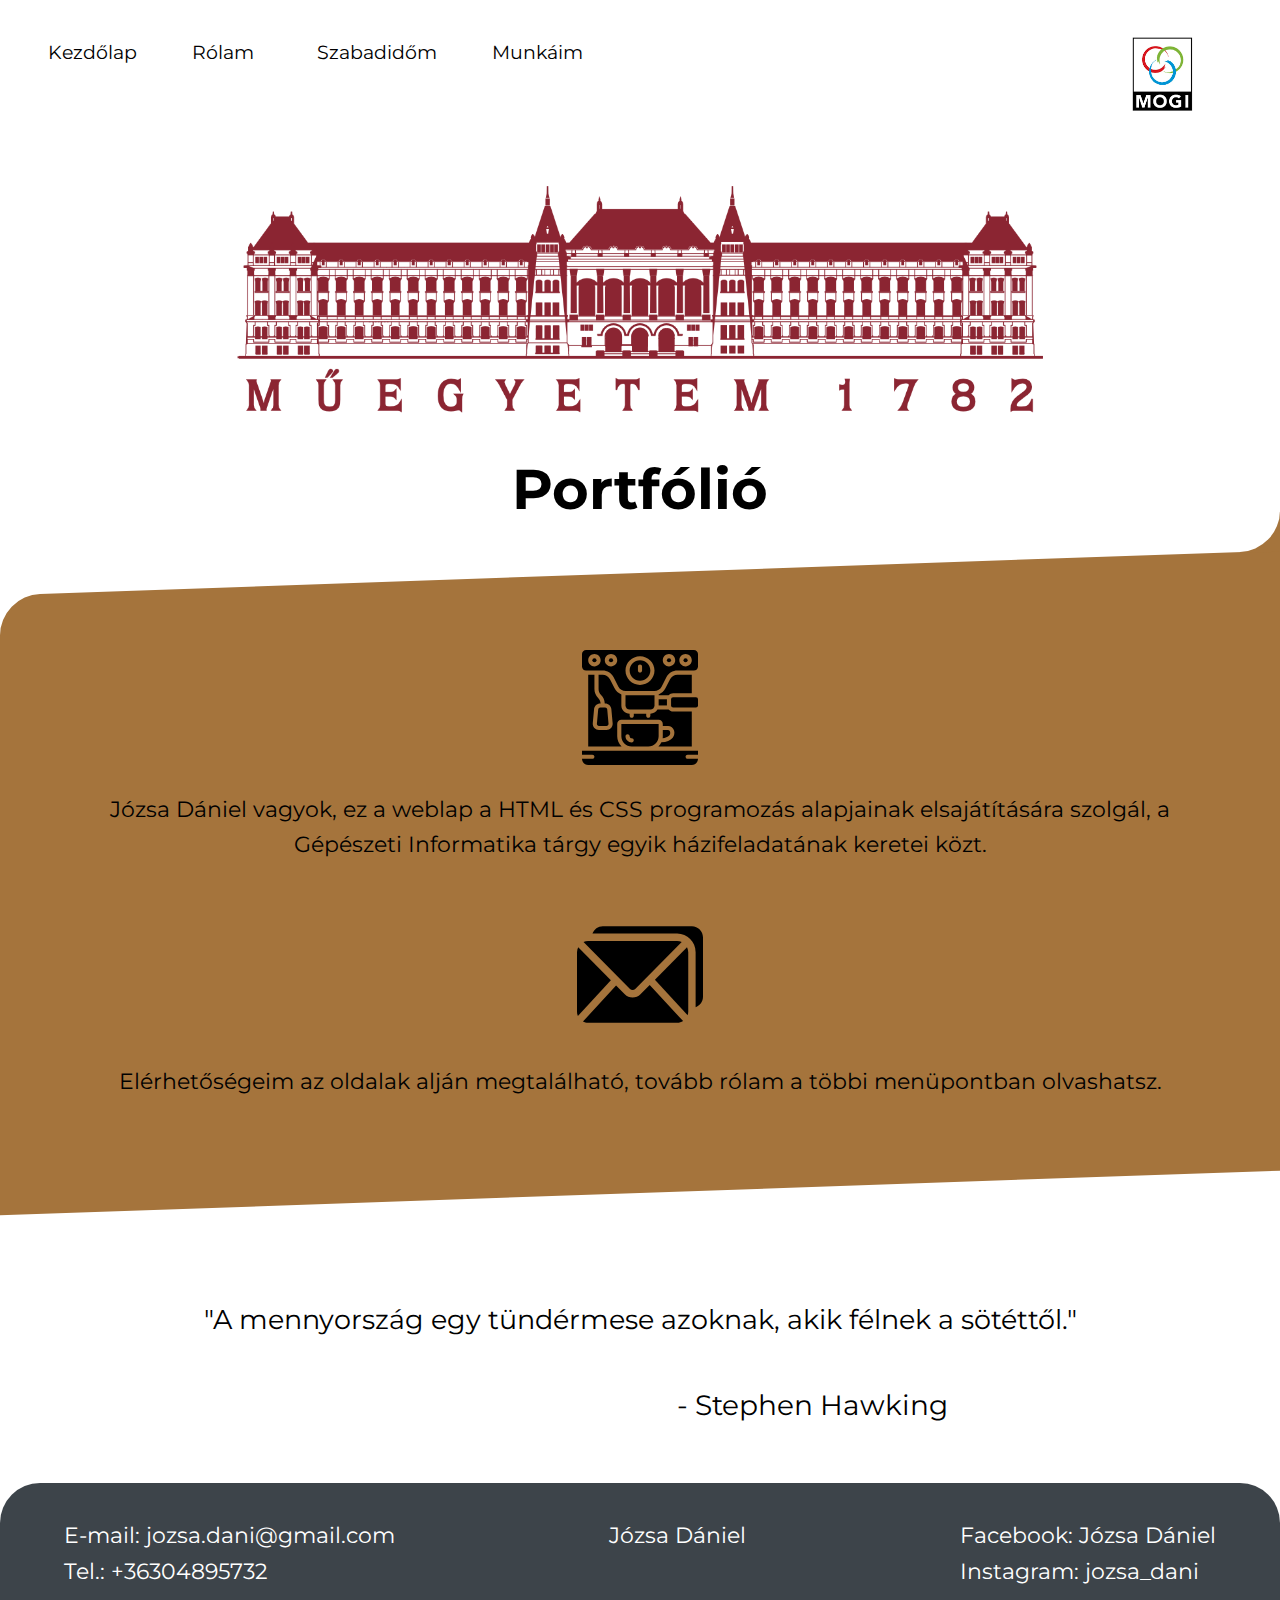
<file: index.html>
<!DOCTYPE html>
<html lang="en">
<head>
    <meta charset="UTF-8">
    <meta name="viewport" content="width=device-width, initial-scale=1.0">
    <title>Józsa Dániel Portfóliója</title>
    <link rel="stylesheet" href="css/style.css">
</head>

<body>
    <div class="kontener">
        <header>
            <nav>
                <a href="#" class="hide-desktop">
                <img src="images/iconmenu.svg" alt="menü" class="menu" id="menu">
                </a>
                <ul class="show-desktop hide-mobile lecci" id="nav">
                    <li id="exit" class="exit-button hide-desktop"><img src="images/vissza.svg" alt="exit" class="exit"></li>
                    <li><a href="index.html">Kezdőlap</a></li>
                    <li><a href="rolam.html">Rólam</a></li>
                    <li><a href="szabadidom.html">Szabadidőm</a></li>
                    <li><a href="munkaim.html">Munkáim</a></li>
                </ul>
            </nav>
            <img src="images/mogi.png" alt="mogi" class="mogilogo">
        </header>

        <section>
            <img src="images/muegyetem_logo_nagy.png" alt="BME logo" class="bme">
            <h1>Portfólió</h1>
        </section>
    </div>

    <div class="kontszines">
        <div class="kontener">
            <ul>
                <li><img src="images/kaveicon.svg" alt="kávégép" class="kaveicon">
                <p>Józsa Dániel vagyok, ez a weblap a HTML és CSS programozás alapjainak elsajátítására 
                    szolgál, a Gépészeti Informatika tárgy egyik házifeladatának keretei közt.
                     </p>
                </li>
                <li><img src="images/contacticon.svg" alt="kontakt" class="contacticon">
                <p>Elérhetőségeim az oldalak alján megtalálható, tovább rólam a többi menüpontban olvashatsz.</p></li>
            </ul>
        </div>
    </div>

    <div class="izekontener">
        <div class="kontener">
            <figure>
            <blockquote>"A mennyország egy tündérmese azoknak, akik félnek a sötéttől."</blockquote>
                <figcaption>-  Stephen Hawking</figcaption>
            </figure>
        </div>
    </div>

    <footer>
        <div class="footer-kontener">
            <div class="kontener">
             <div class="also">
              <p class="bal">E-mail: jozsa.dani@gmail.com<br>Tel.: +36304895732</p>
              <p class="nev">Józsa Dániel</p>
              <p class=jobb>Facebook: Józsa Dániel<br>Instagram: jozsa_dani</p>
             </div>   
            </div>
        </div>
    </footer>

    <script>

        var menu = document.getElementById('menu');
        var nav = document.getElementById('nav');
        var exit = document.getElementById('exit');

        menu.addEventListener('click', function(e){
            nav.classList.toggle('hide-mobile');
            e.preventDefault();
        });

        exit.addEventListener('click', function(e){
            nav.classList.add('hide-mobile');
            e.preventDefault();
        });


    </script>

    
</body>
</html>
</file>
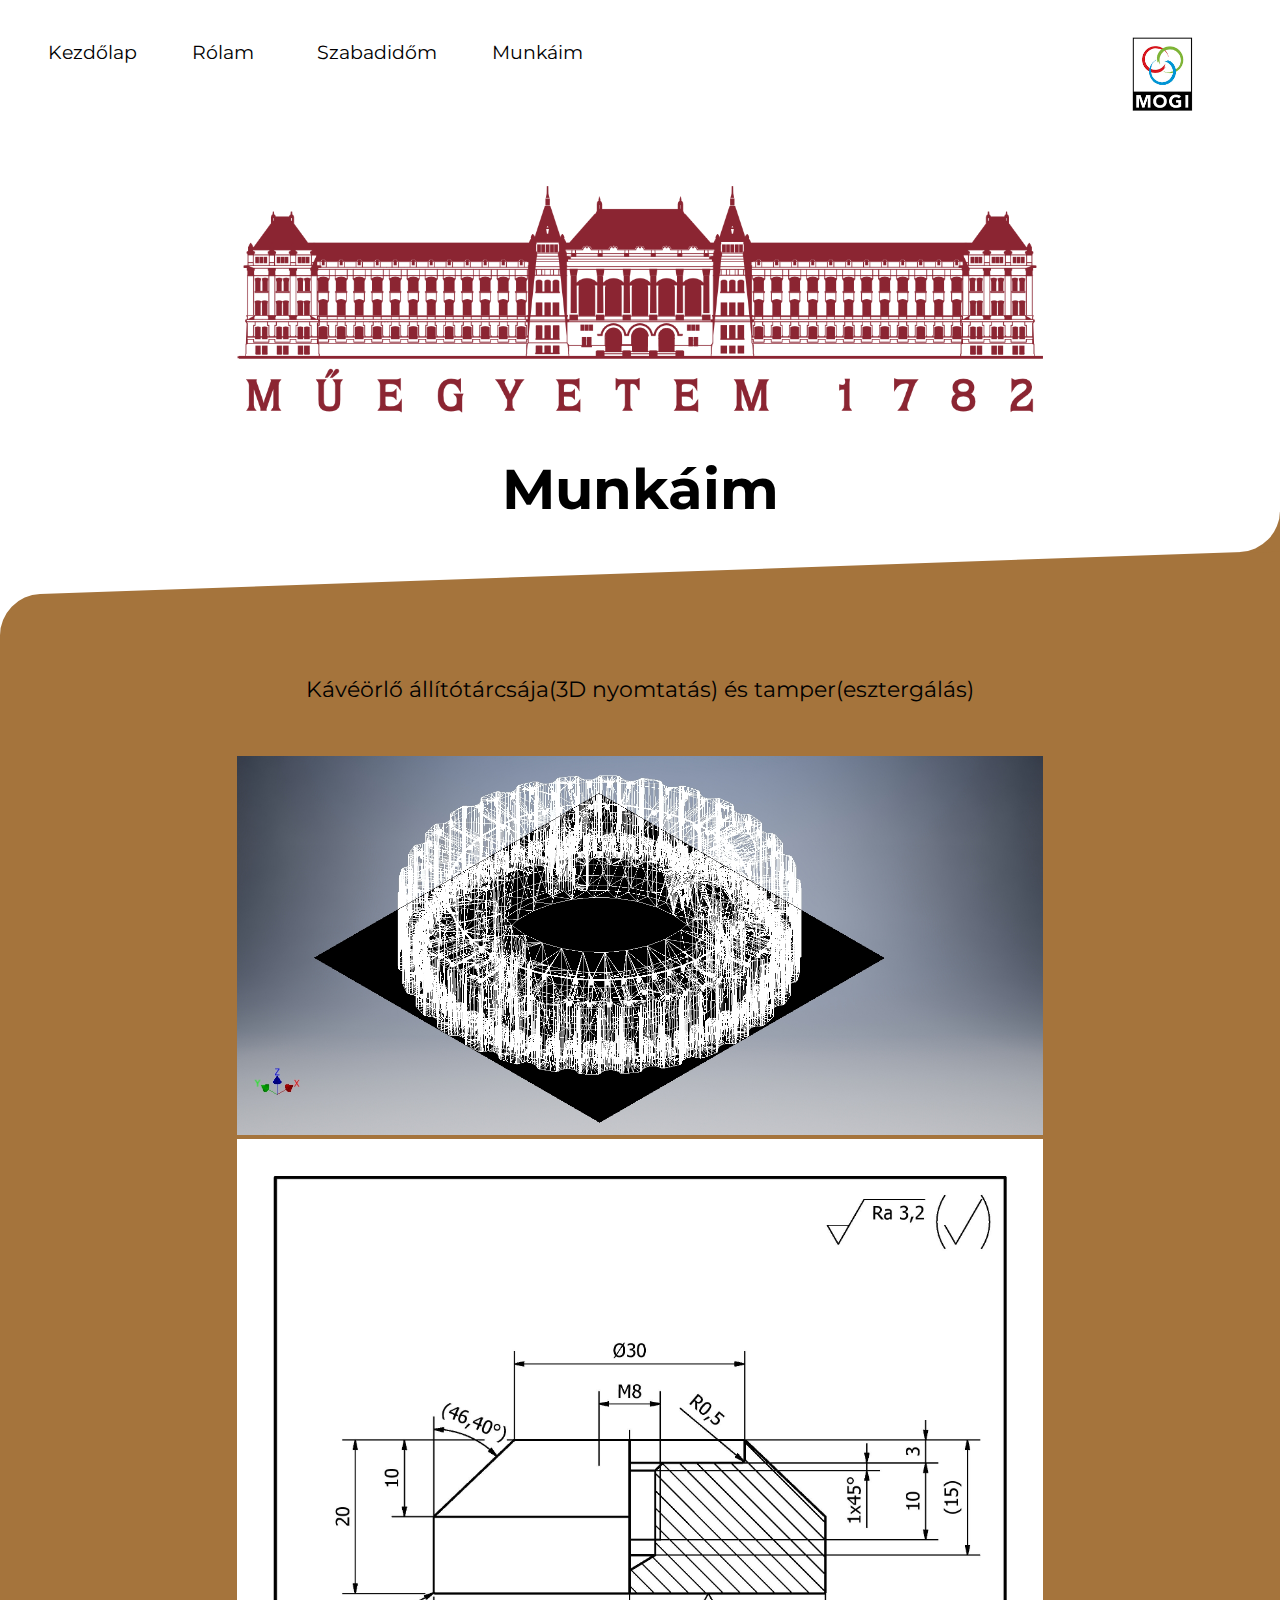
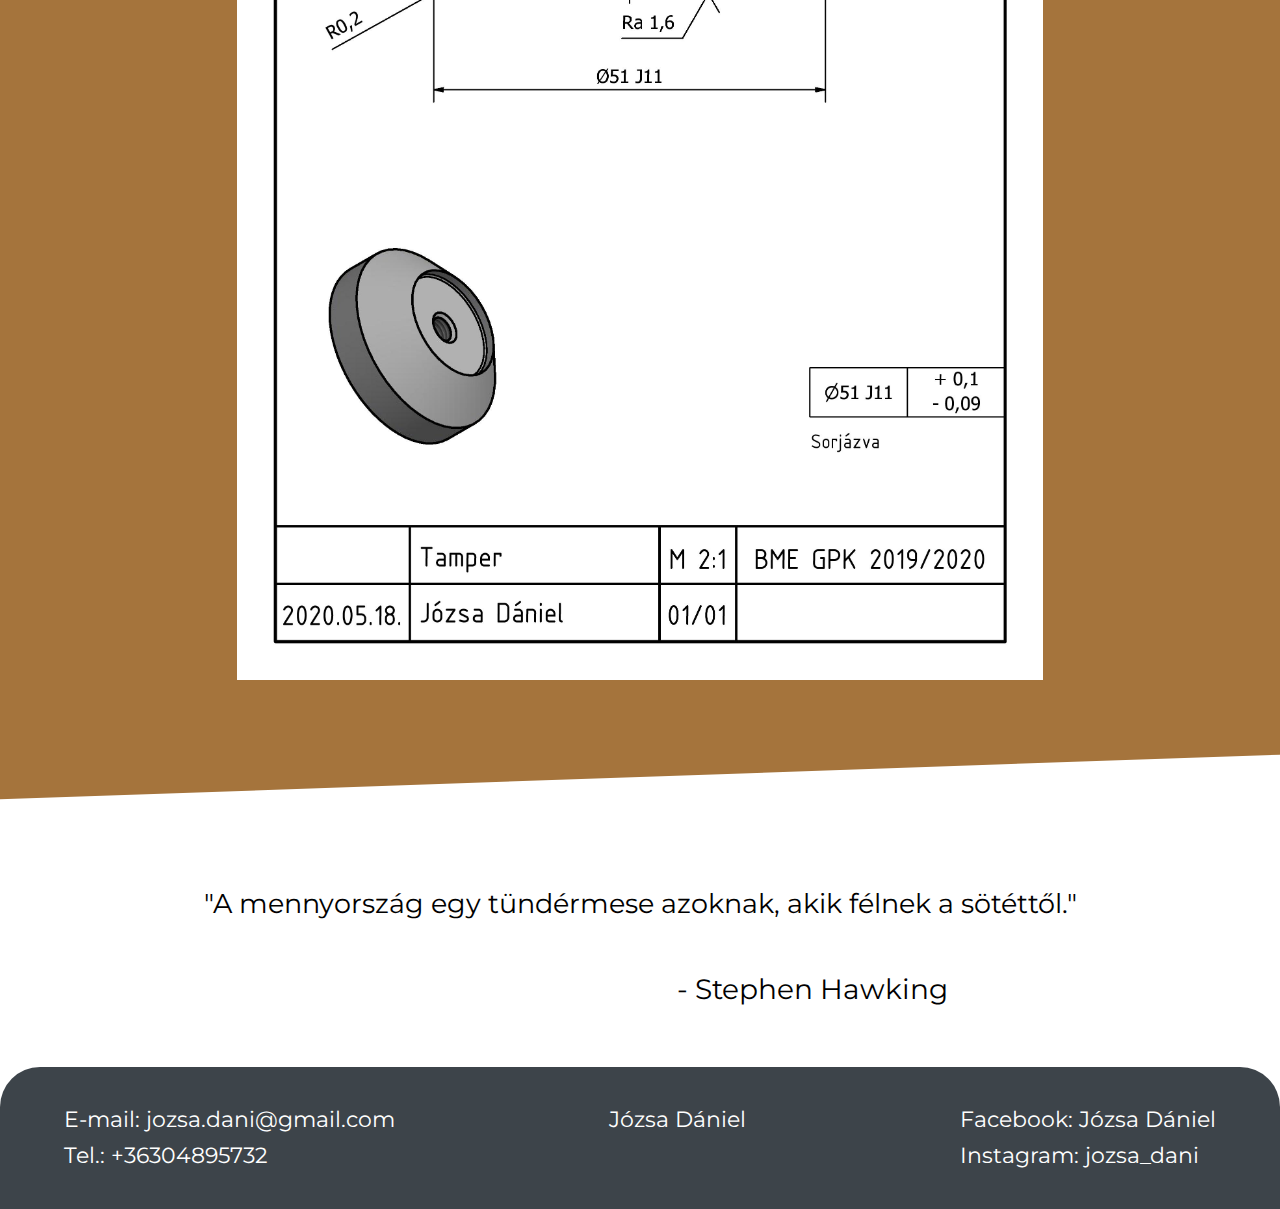
<file: munkaim.html>
<!DOCTYPE html>
<html lang="en">
<head>
    <meta charset="UTF-8">
    <meta name="viewport" content="width=device-width, initial-scale=1.0">
    <title>Józsa Dániel Portfóliója</title>
    <link rel="stylesheet" href="css/stylemunka.css">
</head>

<body>
    <div class="kontener">
        <header>
            <nav>
                <a href="#" class="hide-desktop">
                <img src="images/iconmenu.svg" alt="menü" class="menu" id="menu">
                </a>
                <ul class="show-desktop hide-mobile lecci" id="nav">
                    <li id="exit" class="exit-button hide-desktop"><img src="images/vissza.svg" alt="exit" class="exit"></li>
                    <li><a href="index.html">Kezdőlap</a></li>
                    <li><a href="rolam.html">Rólam</a></li>
                    <li><a href="szabadidom.html">Szabadidőm</a></li>
                    <li><a href="munkaim.html">Munkáim</a></li>
                </ul>
            </nav>
            <img src="images/mogi.png" alt="mogi" class="mogilogo">
        </header>

        <section>
            <img src="images/muegyetem_logo_nagy.png" alt="BME logo" class="bme">
            <h1>Munkáim</h1>
        </section>
    </div>

    <div class="kontszines">
        <div class="kontener">
            <ul>
                <li><p>Kávéörlő állítótárcsája(3D nyomtatás) és tamper(esztergálás)</p></li>
                <li><img src="images/allitotarcsa.jpg" alt="Állítótárcsa" class="tarcsa">
                <img src="images/tamper.jpg" alt="Tamper" class="tamper"></li>
            </ul>
        </div>
    </div>

    <div class="izekontener">
        <div class="kontener">
            <figure>
            <blockquote>"A mennyország egy tündérmese azoknak, akik félnek a sötéttől."</blockquote>
                <figcaption>-  Stephen Hawking</figcaption>
            </figure>
        </div>
    </div>

    <footer>
        <div class="footer-kontener">
            <div class="kontener">
             <div class="also">
              <p class="bal">E-mail: jozsa.dani@gmail.com<br>Tel.: +36304895732</p>
              <p class="nev">Józsa Dániel</p>
              <p class=jobb>Facebook: Józsa Dániel<br>Instagram: jozsa_dani</p>
             </div>   
            </div>
        </div>
    </footer>

    <script>

        var menu = document.getElementById('menu');
        var nav = document.getElementById('nav');
        var exit = document.getElementById('exit');

        menu.addEventListener('click', function(e){
            nav.classList.toggle('hide-mobile');
            e.preventDefault();
        });

        exit.addEventListener('click', function(e){
            nav.classList.add('hide-mobile');
            e.preventDefault();
        });


    </script>

    
</body>
</html>
</file>
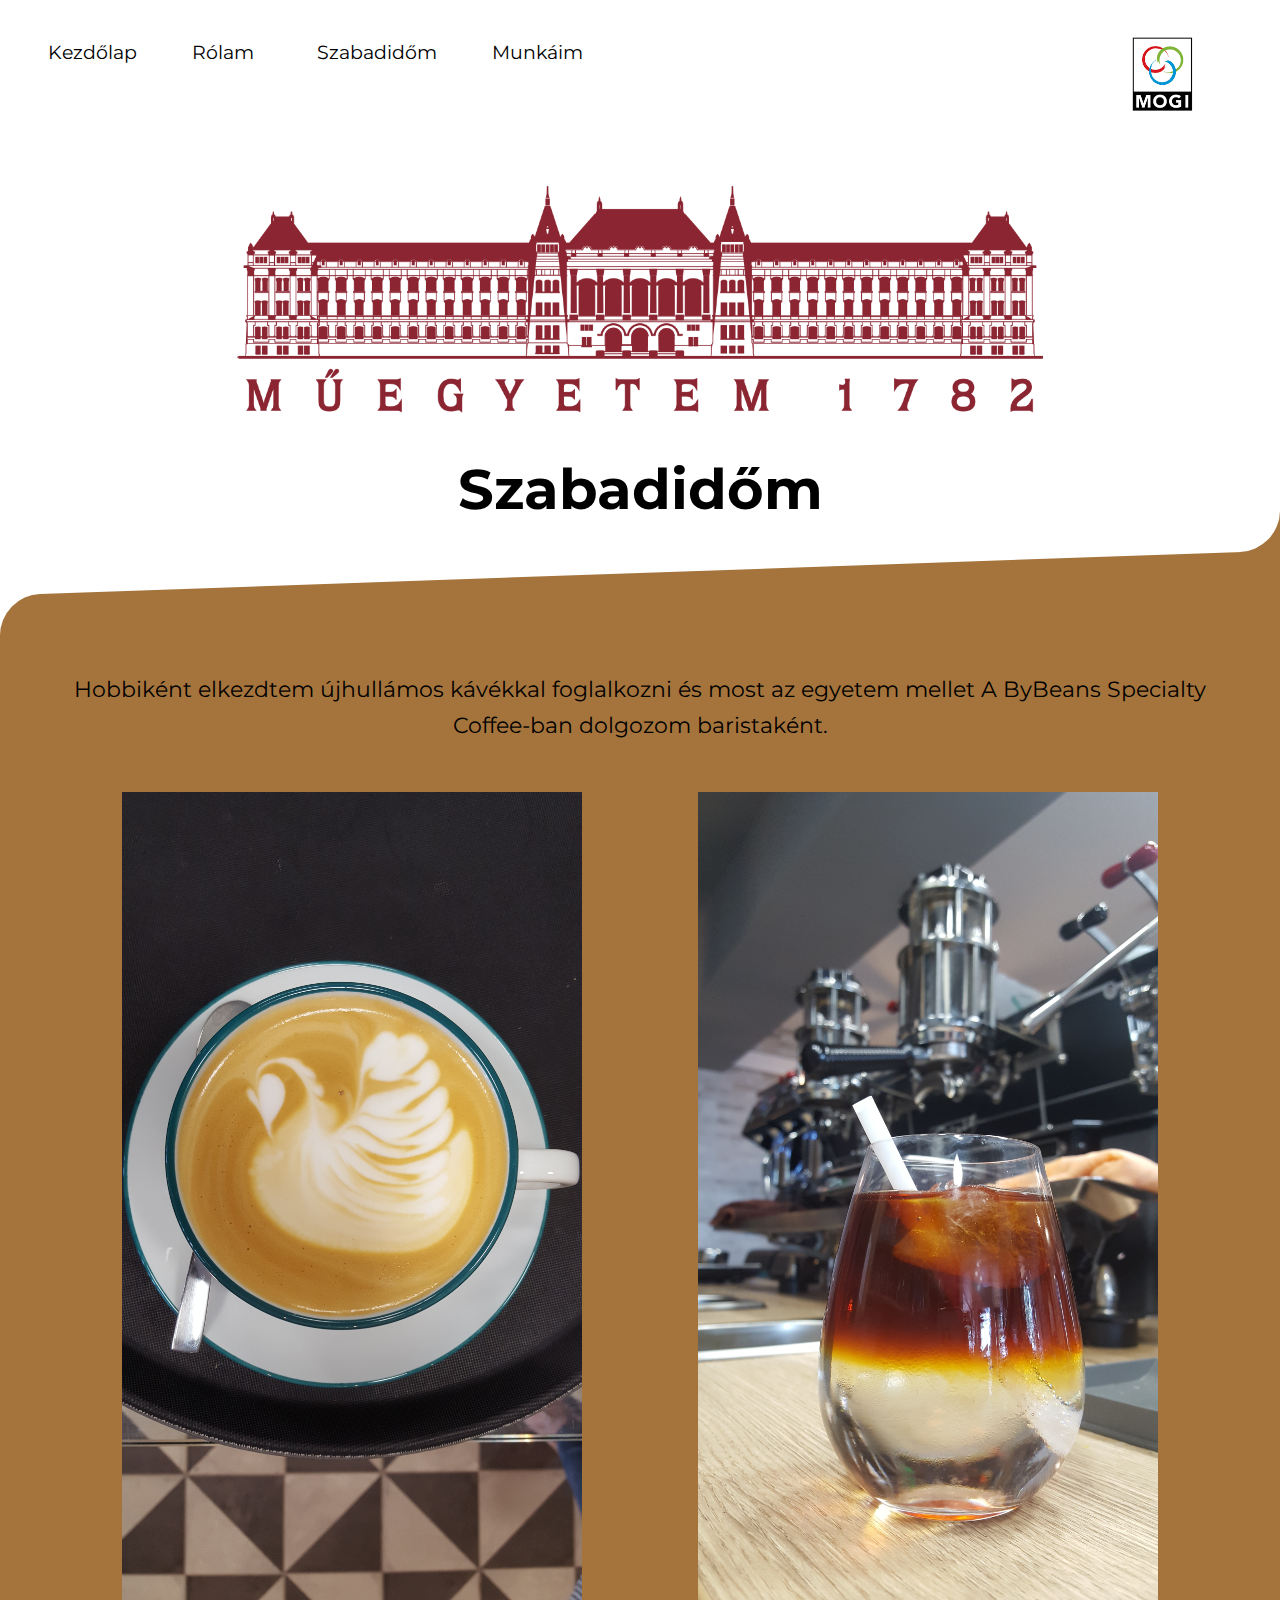
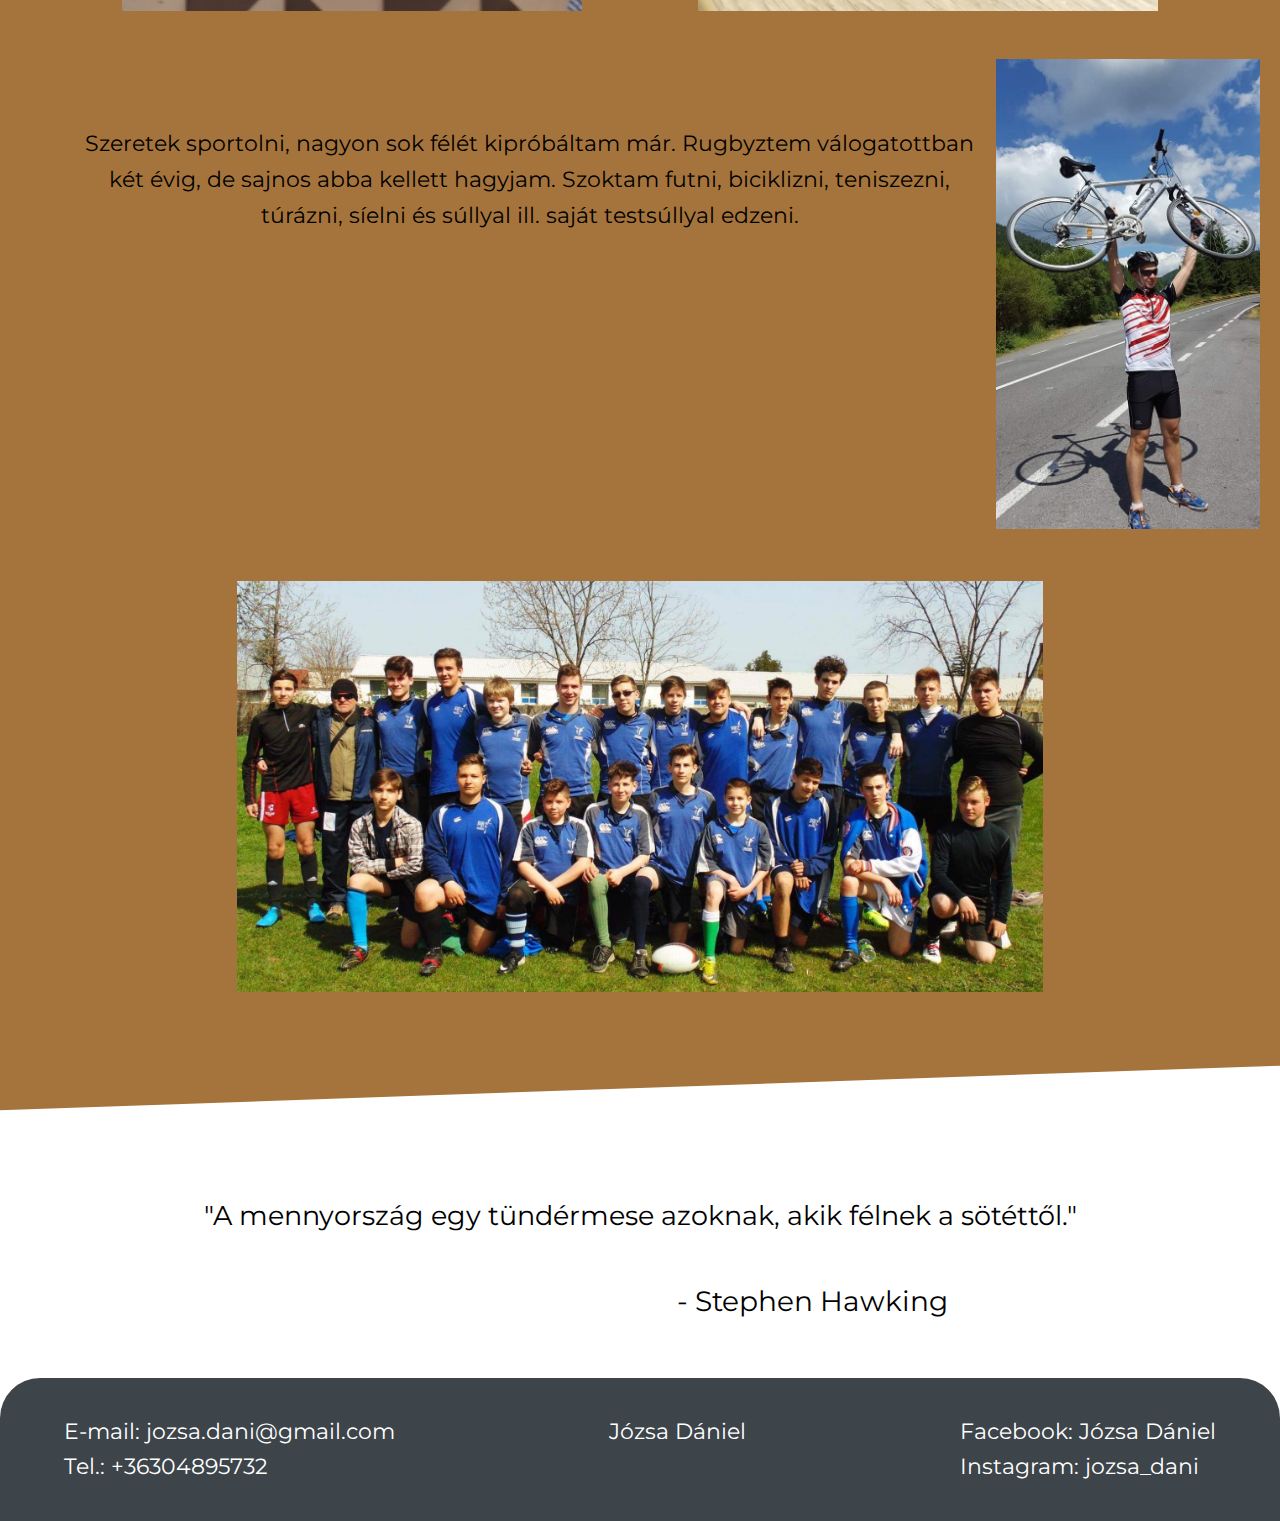
<file: szabadidom.html>
<!DOCTYPE html>
<html lang="en">
<head>
    <meta charset="UTF-8">
    <meta name="viewport" content="width=device-width, initial-scale=1.0">
    <title>Józsa Dániel Portfóliója</title>
    <link rel="stylesheet" href="css/styleszabad.css">
</head>

<body>
    <div class="kontener">
        <header>
            <nav>
                <a href="#" class="hide-desktop">
                <img src="images/iconmenu.svg" alt="menü" class="menu" id="menu">
                </a>
                <ul class="show-desktop hide-mobile lecci" id="nav">
                    <li id="exit" class="exit-button hide-desktop"><img src="images/vissza.svg" alt="exit" class="exit"></li>
                    <li><a href="index.html">Kezdőlap</a></li>
                    <li><a href="rolam.html">Rólam</a></li>
                    <li><a href="szabadidom.html">Szabadidőm</a></li>
                    <li><a href="munkaim.html">Munkáim</a></li>
                </ul>
            </nav>
            <img src="images/mogi.png" alt="mogi" class="mogilogo">
        </header>

        <section>
            <img src="images/muegyetem_logo_nagy.png" alt="BME logo" class="bme">
            <h1>Szabadidőm</h1>
        </section>
    </div>

    <div class="kontszines">
        <div class="kontener">
            <ul>
                <li><p>Hobbiként elkezdtem újhullámos kávékkal foglalkozni és most az egyetem mellet 
                    A ByBeans Specialty Coffee-ban dolgozom baristaként.
                     </p>
                </li>
                <li class="space"><img src="images/hattyu.jpg" alt="kávé" class="hattyu"> 
                    <img src="images/kave.jpg" alt="coldbrewtonic" class="kvtonic"></li>
            </ul>
            <ul class="flex">
                <li>
                <p class="le">Szeretek sportolni, nagyon sok félét kipróbáltam már. 
                    Rugbyztem válogatottban két évig,
                    de sajnos abba kellett hagyjam. Szoktam futni, biciklizni, teniszezni, túrázni, síelni 
                    és súllyal ill. saját testsúllyal edzeni.
                </p></li>
                <li>
                <img src="images/bicikli.jpeg" alt="Biciklizés" class="bicikli">
                </li>
            </ul>
            <ul>
                <li><img src="images/csapatkep.jpeg" alt="KARC" class="csapatkep">
            </ul>
        </div>
    </div>

    <div class="izekontener">
        <div class="kontener">
            <figure>
            <blockquote>"A mennyország egy tündérmese azoknak, akik félnek a sötéttől."</blockquote>
                <figcaption>-  Stephen Hawking</figcaption>
            </figure>
        </div>
    </div>

    <footer>
        <div class="footer-kontener">
            <div class="kontener">
             <div class="also">
              <p class="bal">E-mail: jozsa.dani@gmail.com<br>Tel.: +36304895732</p>
              <p class="nev">Józsa Dániel</p>
              <p class=jobb>Facebook: Józsa Dániel<br>Instagram: jozsa_dani</p>
             </div>   
            </div>
        </div>
    </footer>

    <script>

        var menu = document.getElementById('menu');
        var nav = document.getElementById('nav');
        var exit = document.getElementById('exit');

        menu.addEventListener('click', function(e){
            nav.classList.toggle('hide-mobile');
            e.preventDefault();
        });

        exit.addEventListener('click', function(e){
            nav.classList.add('hide-mobile');
            e.preventDefault();
        });


    </script>

    
</body>
</html>
</file>
<file: css/style.css>
@import url('https://fonts.googleapis.com/css2?family=Montserrat&display=swap');
body{
    margin: 0;
    font-family: 'Montserrat', sans-serif;
}

.hide-mobile{
    display: none;
}

p, blockquote{
    font-size: 0.9em;
    line-height: 1.6em;
}

ul{
    list-style-type: none;
    margin: 0em;
    padding: 0em;
}

.kontener{
    text-align: center;
    padding: 0.8em 0.8em;
}

.mogilogo{
      height: 120px;
}

header{
    display: flex;
    justify-content: space-between;
}

.menu{
    width: 40px;
    margin-top: 45%;
}
.bme{
    width: 70%;
}
section{
    width: 70;
    margin: 2em auto 2em ;
}

h1{
    position: relative;
    z-index: 3;
    font-size: 3em;
}

.kaveicon{
    width: 15%;
}
.contacticon{
    width: 15%;
}

.kontszines{
    width: 100%;
    background: rgb(165, 116, 60);
    padding: 4em 0 2em;
    border-top-left-radius: 40px;
    transform: skewY(-2deg);

}

.kontszines:before{
    content: "";
    width: 40px;
    height: 40px;
    background-color: rgb(165, 116, 60);
    position: absolute;
    top: -39px;
    right: 0;
    z-index: -2;
}
.kontszines:after{
    content: "";
    width: 80px;
    height: 80px;
    background-color: white;
    position: absolute;
    top: -80px;
    right: 0;
    z-index: -1;
    border-radius: 50%;
}


.kontszines ul{
    transform: skewY(2deg);
}

.kontszines ul li{
    margin-bottom: 3em;
}

.kontszines ul li p{
    padding: 0 0.1em;
}

.izekontener{
    background-color: #fff;
    padding: 3em 0 3em;
    margin-top: -10%;
    z-index: -3;
}

blockquote{
    padding: 0;
    margin: 0;
}
figure{
    margin: 0;
    padding: 0;
    margin-top: 15%;

}

figcaption{
    font-size: 0.9em;
    margin-top: 4%;
    padding-left: 30%;
}

.footer-kontener{
    width: 100%;
    background-color: #3d444a;
    color: #fff;
    border-top-left-radius: 40px;
    border-top-right-radius: 40px;
}

.also{
    display: flex;
    justify-content: space-between;
    font-size: 0.6em;
    
}
.nev{
    text-align: left;
}
.jobb{
    text-align: left;
    right: 0;
}
.bal{
    text-align: left;
    left: 0;
}


nav ul{
    position: fixed;
    width: 60%;
    height: 100%;
    z-index: 7;
    top: 0;
    left: 0;
    text-align: right;
    background: rgb(81, 110, 128);
    padding-top: 1.5em;

}
.exit{
    width: 20px;
    margin-top: -0.5em;
    margin-bottom: 1em;
    padding-left: 0.5em;
}

.exit-button{
    text-align: left;
}

nav ul li a{
    color: #fff;
    text-decoration: none;
    display: block;
    width: 100%;
    padding: 1em;
    padding-right: 2em;
    margin-left:-3em;
    background-color: rgb(94, 128, 150);
}

nav ul li a:hover{
    background-color: rgb(107, 145, 170);
}

@media only screen and (min-width: 650px){

h1{
    font-size: 3em;
}

.kaveicon{ width: 16%;}
.contacticon{ width: 17%;}

p{font-size: 1.2em;}

blockquote{ font-size: 1.2em;}

figcaption{font-size: 1.3em;}

.also{font-size: 0.8em;}

}

@media only screen and (min-width: 875px){

    h1{
        font-size: 3.2em;
    }
    
    .kaveicon{ width: 13%;}
    .contacticon{ width: 14%;}
    
    p{font-size: 1.3em;}
    
    blockquote{ font-size: 1.5em;}
    
    figcaption{font-size: 1.6em;}
    
    .also{font-size: 0.9em;}
    
    }

    @media only screen and (min-width: 1024px){

        h1{
            font-size: 3.5em;
        }
        
        .kaveicon{ width: 10%;}
        .contacticon{ width: 11%;}
        
        p{font-size: 1.4em;}
        
        blockquote{ font-size: 1.7em;}
        
        figcaption{font-size: 1.75em;}
        
        .also{font-size: 1em;}

        .kontener{
            width: 90%;
            margin: 0 auto;
        }

        .show-desktop{
            display: block;
            margin: 0 auto 13% auto;
            width: 40%;
        }

        .hide-desktop{
            display: none;
        }

        .lecci{
            position: inherit;
            width: auto;
            background: none;
            height: auto;
            padding-top: 0.5em;
            display: flex;
            margin-left: -50px;
        }

        nav ul li{
           float: left; 
        }

        nav ul li a{
            color: black;
            background: none;
            font-size: 1.2em;
            margin-left: 10%;
            text-align: left;
            
        }
        nav ul li a:hover{background: none;}

        }
</file>
<file: css/stylemunka.css>
@import url('https://fonts.googleapis.com/css2?family=Montserrat&display=swap');
body{
    margin: 0;
    font-family: 'Montserrat', sans-serif;
}

.hide-mobile{
    display: none;
}

p, blockquote{
    font-size: 0.9em;
    line-height: 1.6em;
}

ul{
    list-style-type: none;
    margin: 0em;
    padding: 0em;
}

.kontener{
    text-align: center;
    padding: 0.8em 0.8em;
}

.mogilogo{
      height: 120px;
}

header{
    display: flex;
    justify-content: space-between;
}

.menu{
    width: 40px;
    margin-top: 45%;
}
.bme{
    width: 70%;
}
section{
    width: 70;
    margin: 2em auto 2em ;
}

h1{
    position: relative;
    z-index: 3;
    font-size: 3em;
}

.tarcsa{
    width: 90%;
}
.tamper{
    width: 90%;
}

.kontszines{
    width: 100%;
    background: rgb(165, 116, 60);
    padding: 4em 0 2em;
    border-top-left-radius: 40px;
    transform: skewY(-2deg);

}

.kontszines:before{
    content: "";
    width: 40px;
    height: 40px;
    background-color: rgb(165, 116, 60);
    position: absolute;
    top: -39px;
    right: 0;
    z-index: -2;
}
.kontszines:after{
    content: "";
    width: 80px;
    height: 80px;
    background-color: white;
    position: absolute;
    top: -80px;
    right: 0;
    z-index: -1;
    border-radius: 50%;
}


.kontszines ul{
    transform: skewY(2deg);
}

.kontszines ul li{
    margin-bottom: 3em;
}

.kontszines ul li p{
    padding: 0 0.1em;
}

.izekontener{
    background-color: #fff;
    padding: 3em 0 3em;
    margin-top: -10%;
    z-index: -3;
}

blockquote{
    padding: 0;
    margin: 0;
}
figure{
    margin: 0;
    padding: 0;
    margin-top: 15%;

}

figcaption{
    font-size: 0.9em;
    margin-top: 4%;
    padding-left: 30%;
}

.footer-kontener{
    width: 100%;
    background-color: #3d444a;
    color: #fff;
    border-top-left-radius: 40px;
    border-top-right-radius: 40px;
}

.also{
    display: flex;
    justify-content: space-between;
    font-size: 0.6em;
    
}
.nev{
    text-align: left;
}
.jobb{
    text-align: left;
    right: 0;
}
.bal{
    text-align: left;
    left: 0;
}


nav ul{
    position: fixed;
    width: 60%;
    height: 100%;
    z-index: 7;
    top: 0;
    left: 0;
    text-align: right;
    background: rgb(81, 110, 128);
    padding-top: 1.5em;

}
.exit{
    width: 20px;
    margin-top: -0.5em;
    margin-bottom: 1em;
    padding-left: 0.5em;
}

.exit-button{
    text-align: left;
}

nav ul li a{
    color: #fff;
    text-decoration: none;
    display: block;
    width: 100%;
    padding: 1em;
    padding-right: 2em;
    margin-left:-3em;
    background-color: rgb(94, 128, 150);
}

nav ul li a:hover{
    background-color: rgb(107, 145, 170);
}

@media only screen and (min-width: 650px){

h1{
    font-size: 3em;
}

p{font-size: 1.2em;}

blockquote{ font-size: 1.2em;}

figcaption{font-size: 1.3em;}

.also{font-size: 0.8em;}

}

@media only screen and (min-width: 875px){

    h1{
        font-size: 3.2em;
    }
    
    
    
    p{font-size: 1.3em;}
    
    blockquote{ font-size: 1.5em;}
    
    figcaption{font-size: 1.6em;}
    
    .also{font-size: 0.9em;}
    
    }

    @media only screen and (min-width: 1024px){

        h1{
            font-size: 3.5em;
        }
        .tarcsa{
            width: 70%;
        }
       .tamper{
            width: 70%;
        }
        
        p{font-size: 1.4em;}
        
        blockquote{ font-size: 1.7em;}
        
        figcaption{font-size: 1.75em;}
        
        .also{font-size: 1em;}

        .kontener{
            width: 90%;
            margin: 0 auto;
        }

        .show-desktop{
            display: block;
            margin: 0 auto 13% auto;
            width: 40%;
        }

        .hide-desktop{
            display: none;
        }

        .lecci{
            position: inherit;
            width: auto;
            background: none;
            height: auto;
            padding-top: 0.5em;
            display: flex;
            margin-left: -50px;
        }

        nav ul li{
           float: left; 
        }

        nav ul li a{
            color: black;
            background: none;
            font-size: 1.2em;
            margin-left: 10%;
            text-align: left;
            
        }
        nav ul li a:hover{background: none;}

        }
</file>
<file: css/styleszabad.css>
@import url('https://fonts.googleapis.com/css2?family=Montserrat&display=swap');
body{
    margin: 0;
    font-family: 'Montserrat', sans-serif;
}

.hide-mobile{
    display: none;
}

p, blockquote{
    font-size: 0.9em;
    line-height: 1.6em;
}

ul{
    list-style-type: none;
    margin: 0em;
    padding: 0em;
}

.kontener{
    text-align: center;
    padding: 0.8em 0.8em;
}

.mogilogo{
      height: 120px;
}

header{
    display: flex;
    justify-content: space-between;
}

.menu{
    width: 40px;
    margin-top: 45%;
}
.bme{
    width: 70%;
}
section{
    width: 70;
    margin: 2em auto 2em ;
}

h1{
    position: relative;
    z-index: 3;
    font-size: 3em;
}

.hattyu{
    width: 40%;
}
.kvtonic{
    width: 40%;
}
.space{
    display: flex;
    justify-content: space-around;
}
.csapatkep{
    width: 70%;
}
.bicikli{
    width: 100%;
    
}

.le{
    margin-top: 3em;
}

.flex{
    display: flex;
}



.kontszines{
    width: 100%;
    background: rgb(165, 116, 60);
    padding: 4em 0 2em;
    border-top-left-radius: 40px;
    transform: skewY(-2deg);

}

.kontszines:before{
    content: "";
    width: 40px;
    height: 40px;
    background-color: rgb(165, 116, 60);
    position: absolute;
    top: -39px;
    right: 0;
    z-index: -2;
}
.kontszines:after{
    content: "";
    width: 80px;
    height: 80px;
    background-color: white;
    position: absolute;
    top: -80px;
    right: 0;
    z-index: -1;
    border-radius: 50%;
}


.kontszines ul{
    transform: skewY(2deg);
}

.kontszines ul li{
    margin-bottom: 3em;
}

.kontszines ul li p{
    padding: 0 0.1em;
}

.izekontener{
    background-color: #fff;
    padding: 3em 0 3em;
    margin-top: -10%;
    z-index: -3;
}

blockquote{
    padding: 0;
    margin: 0;
}
figure{
    margin: 0;
    padding: 0;
    margin-top: 15%;

}

figcaption{
    font-size: 0.9em;
    margin-top: 4%;
    padding-left: 30%;
}

.footer-kontener{
    width: 100%;
    background-color: #3d444a;
    color: #fff;
    border-top-left-radius: 40px;
    border-top-right-radius: 40px;
}

.also{
    display: flex;
    justify-content: space-between;
    font-size: 0.6em;
    
}
.nev{
    text-align: left;
}
.jobb{
    text-align: left;
    right: 0;
}
.bal{
    text-align: left;
    left: 0;
}


nav ul{
    position: fixed;
    width: 60%;
    height: 100%;
    z-index: 7;
    top: 0;
    left: 0;
    text-align: right;
    background: rgb(81, 110, 128);
    padding-top: 1.5em;

}
.exit{
    width: 20px;
    margin-top: -0.5em;
    margin-bottom: 1em;
    padding-left: 0.5em;
}

.exit-button{
    text-align: left;
}

nav ul li a{
    color: #fff;
    text-decoration: none;
    display: block;
    width: 100%;
    padding: 1em;
    padding-right: 2em;
    margin-left:-3em;
    background-color: rgb(94, 128, 150);
}

nav ul li a:hover{
    background-color: rgb(107, 145, 170);
}

@media only screen and (min-width: 650px){

h1{
    font-size: 3em;
}

p{font-size: 1.2em;}

blockquote{ font-size: 1.2em;}

figcaption{font-size: 1.3em;}

.also{font-size: 0.8em;}

}

@media only screen and (min-width: 875px){

    h1{
        font-size: 3.2em;
    }
    
    
    
    p{font-size: 1.3em;}

    .bicikli{
        width: 100%;
    }
    
    blockquote{ font-size: 1.5em;}
    
    figcaption{font-size: 1.6em;}
    
    .also{font-size: 0.9em;}
    
    }

    @media only screen and (min-width: 1024px){

        h1{
            font-size: 3.5em;
        }
        
        .bicikli{
            width: 120%;
        }
        
        
        p{font-size: 1.4em;}
        
        blockquote{ font-size: 1.7em;}
        
        figcaption{font-size: 1.75em;}
        
        .also{font-size: 1em;}

        .kontener{
            width: 90%;
            margin: 0 auto;
        }

        .show-desktop{
            display: block;
            margin: 0 auto 13% auto;
            width: 40%;
        }

        .hide-desktop{
            display: none;
        }

        .lecci{
            position: inherit;
            width: auto;
            background: none;
            height: auto;
            padding-top: 0.5em;
            display: flex;
            margin-left: -50px;
        }

        nav ul li{
           float: left; 
        }

        nav ul li a{
            color: black;
            background: none;
            font-size: 1.2em;
            margin-left: 10%;
            text-align: left;
            
        }
        nav ul li a:hover{background: none;}

        }
</file>
